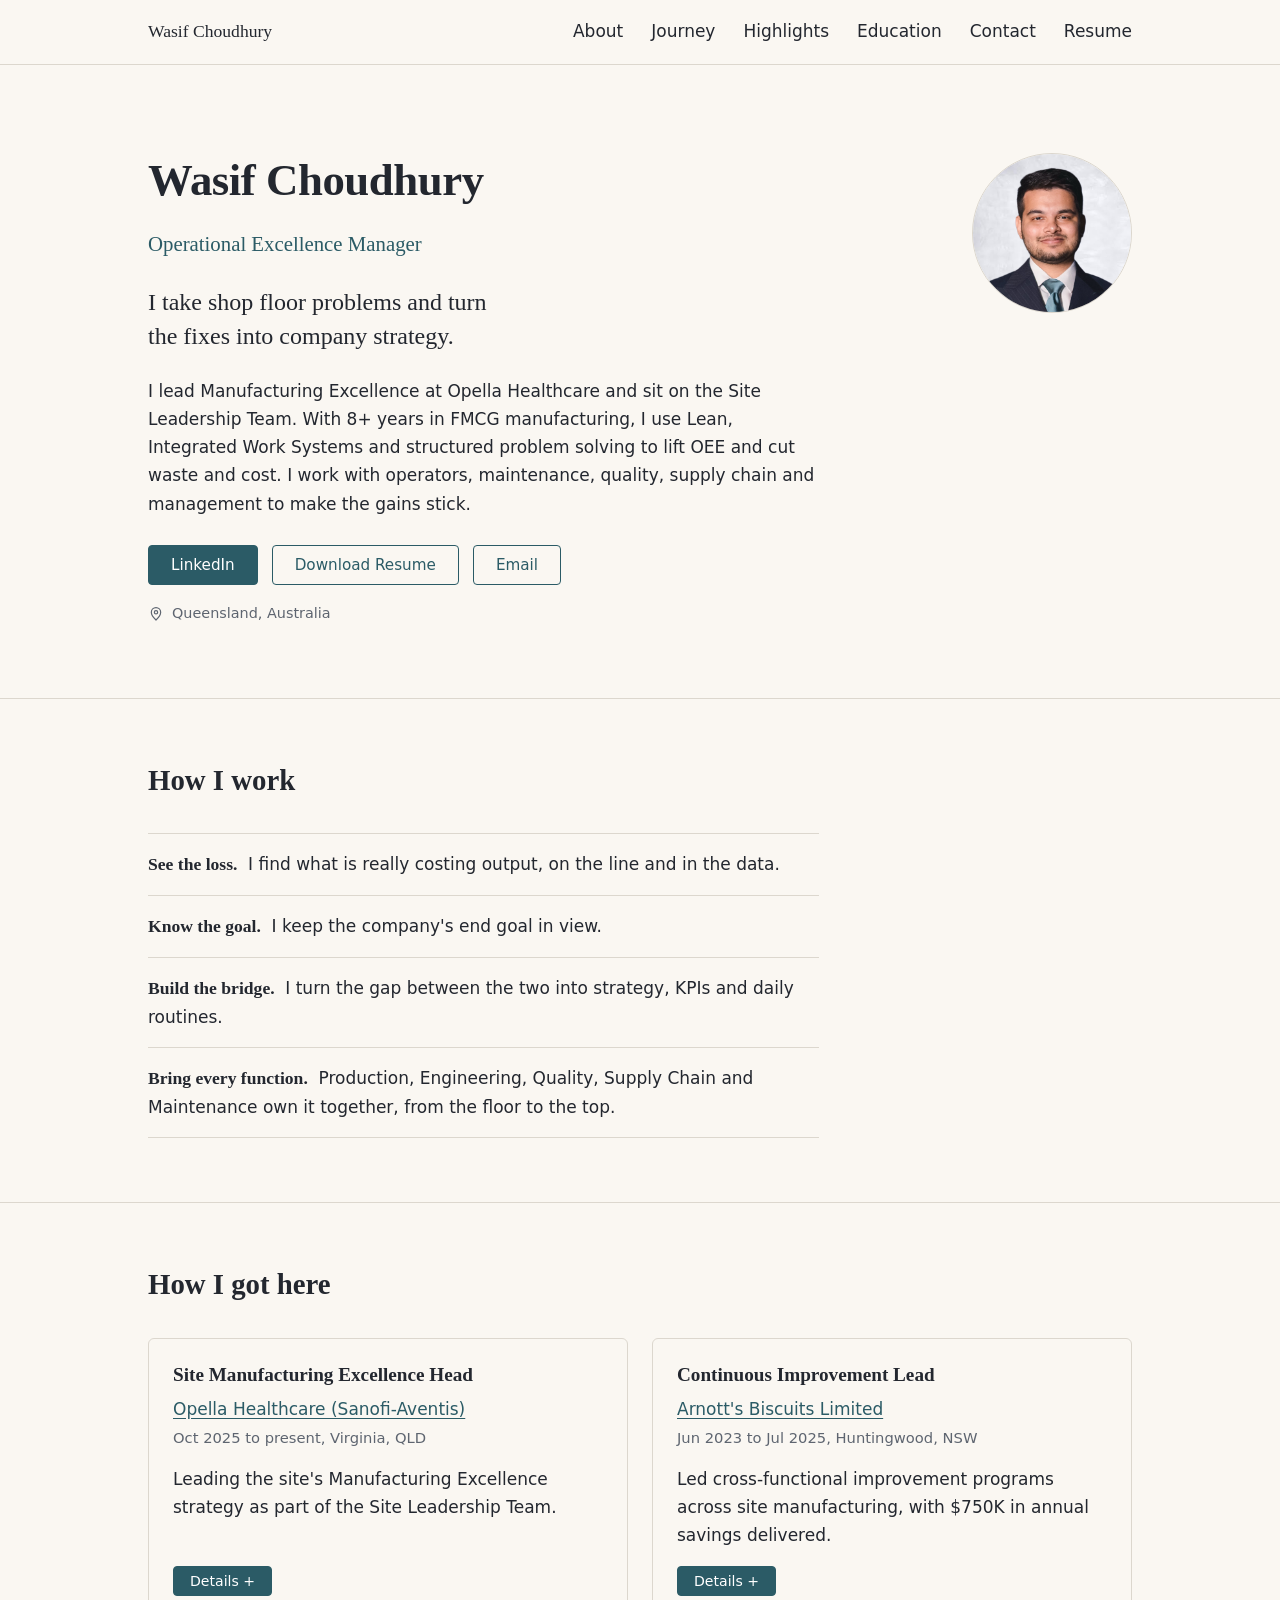
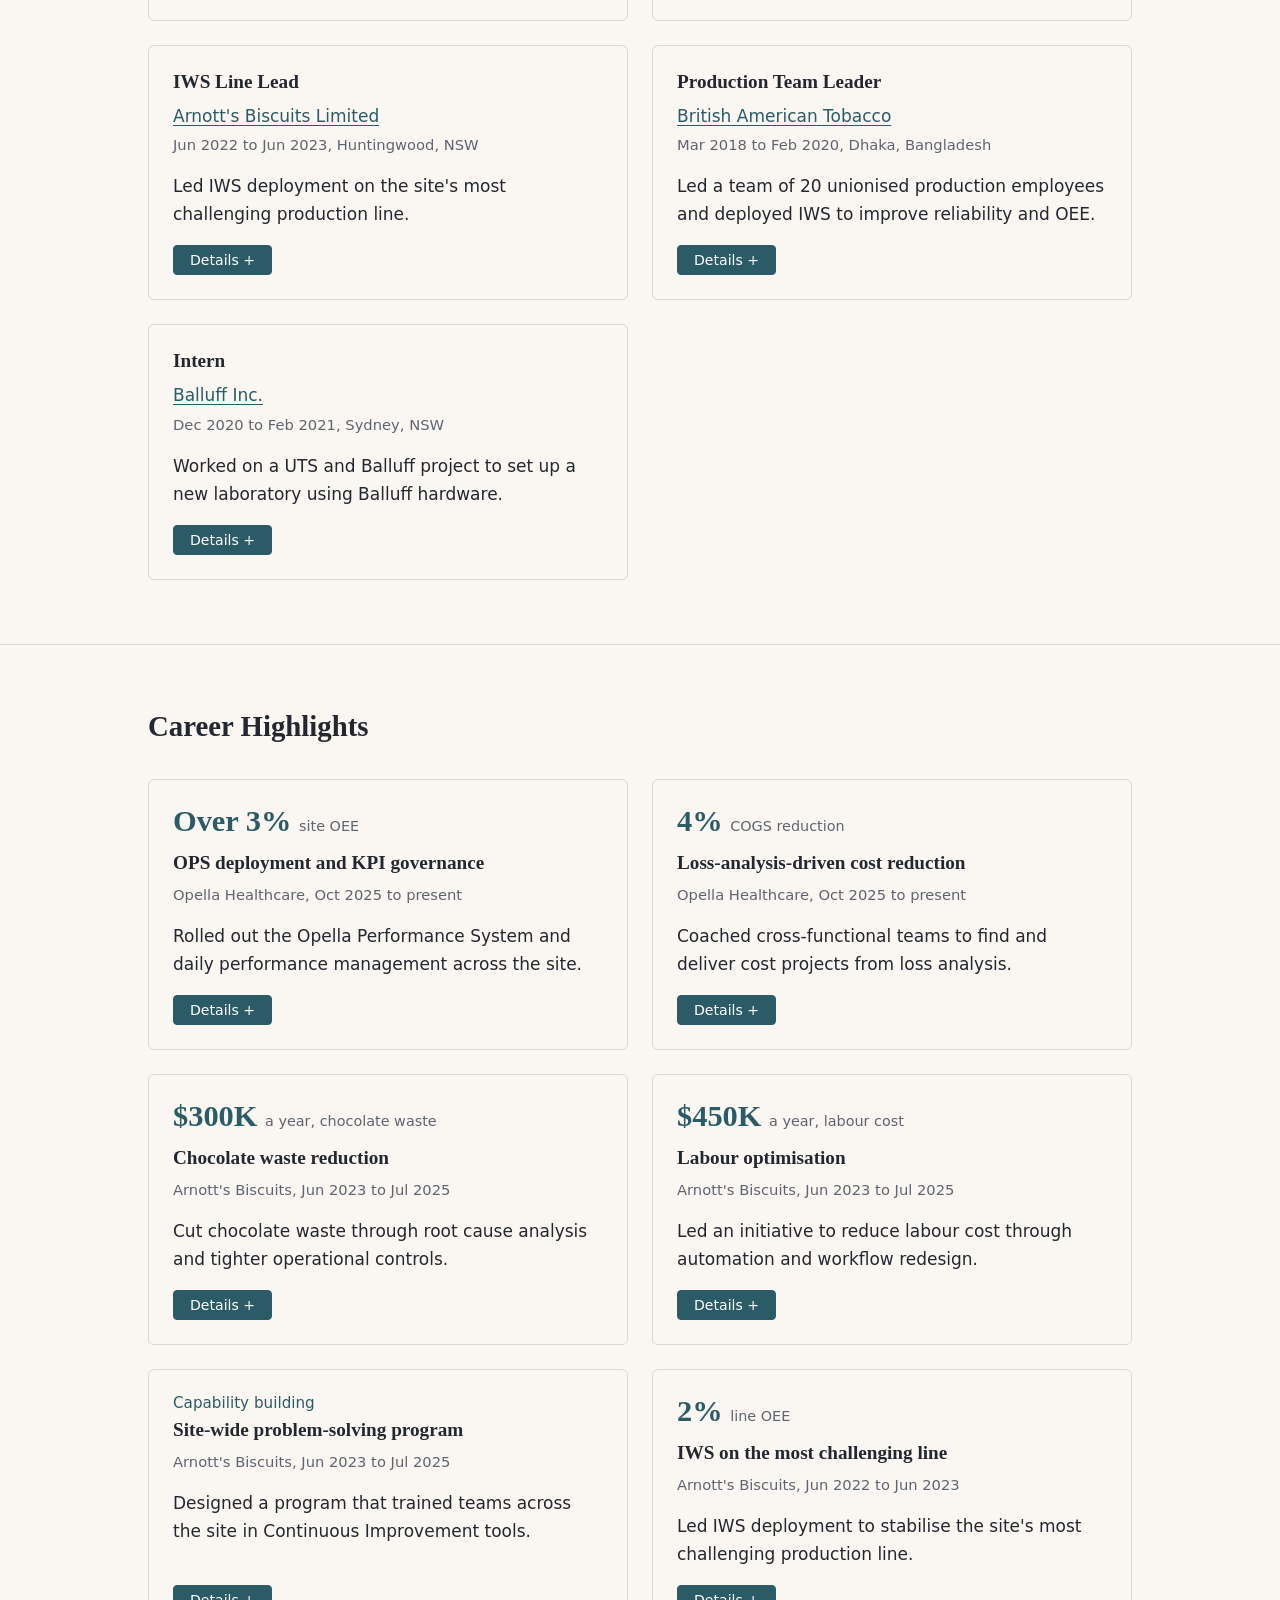
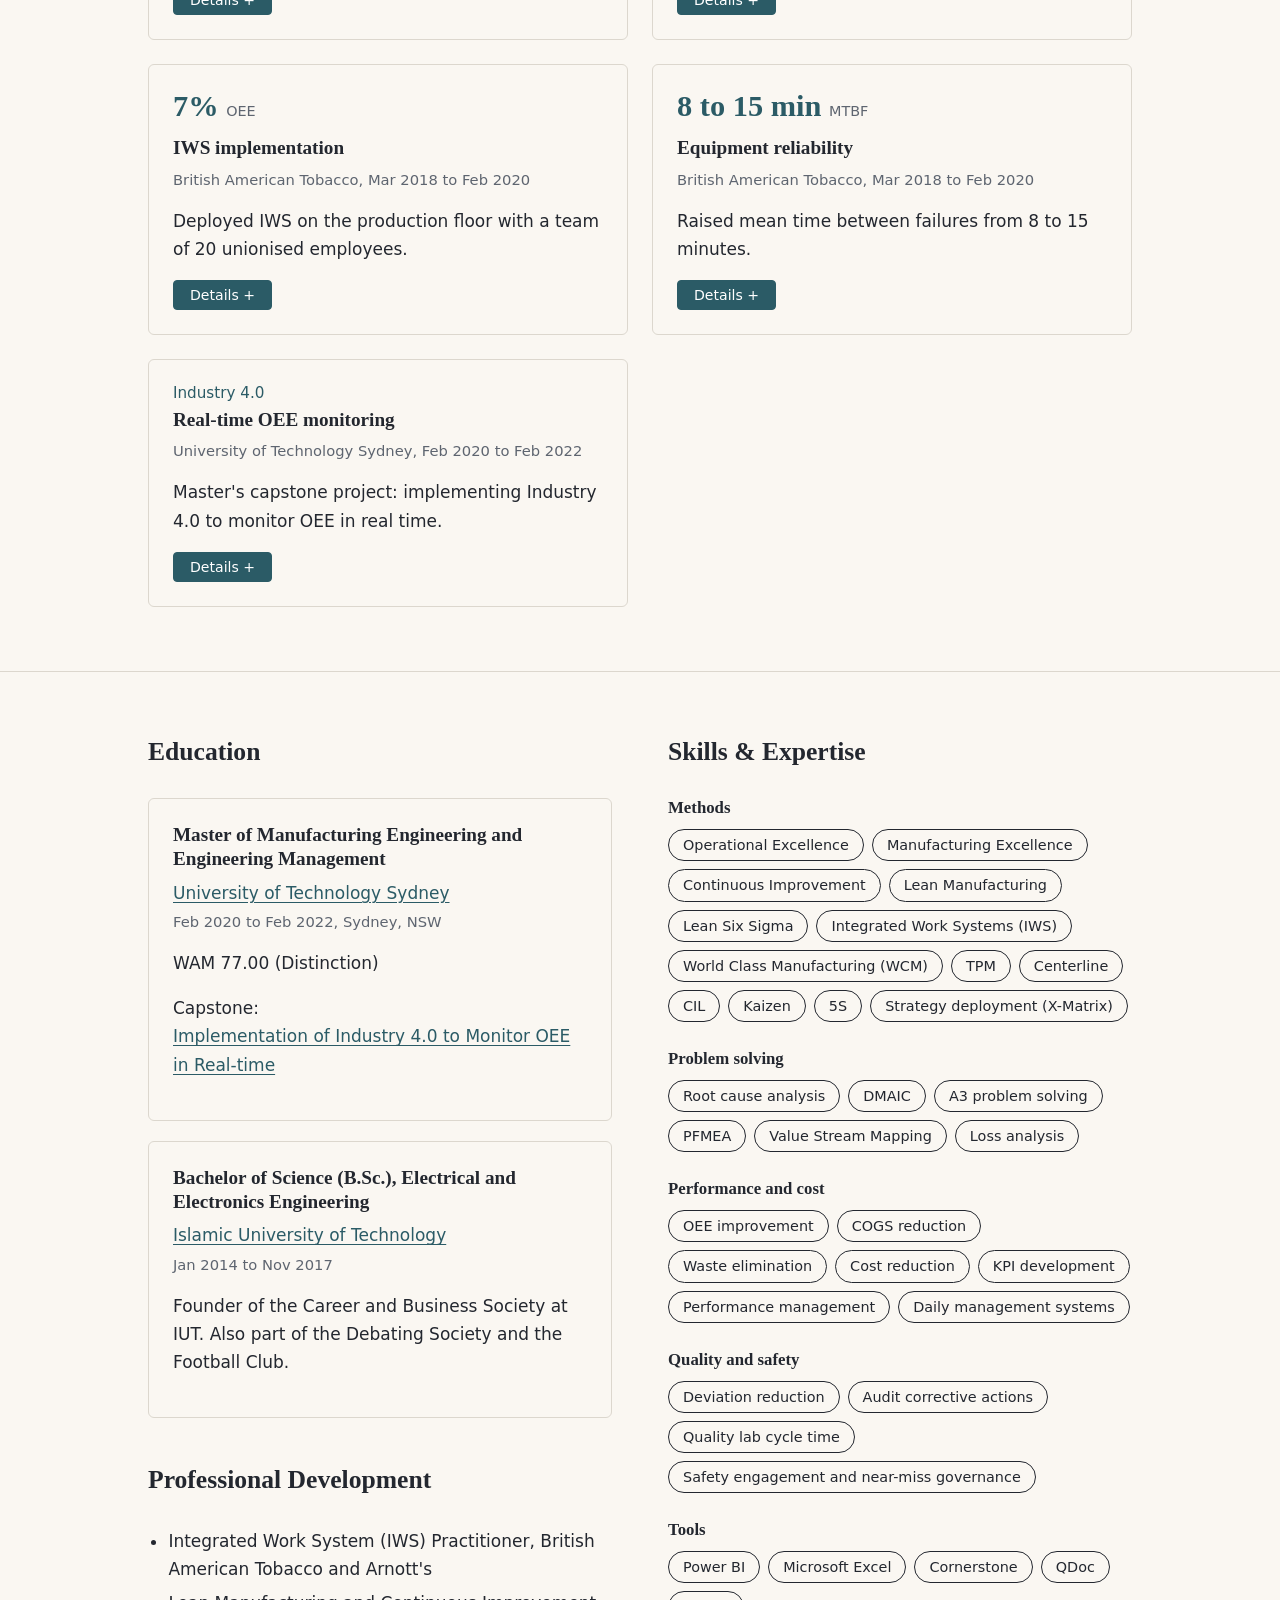
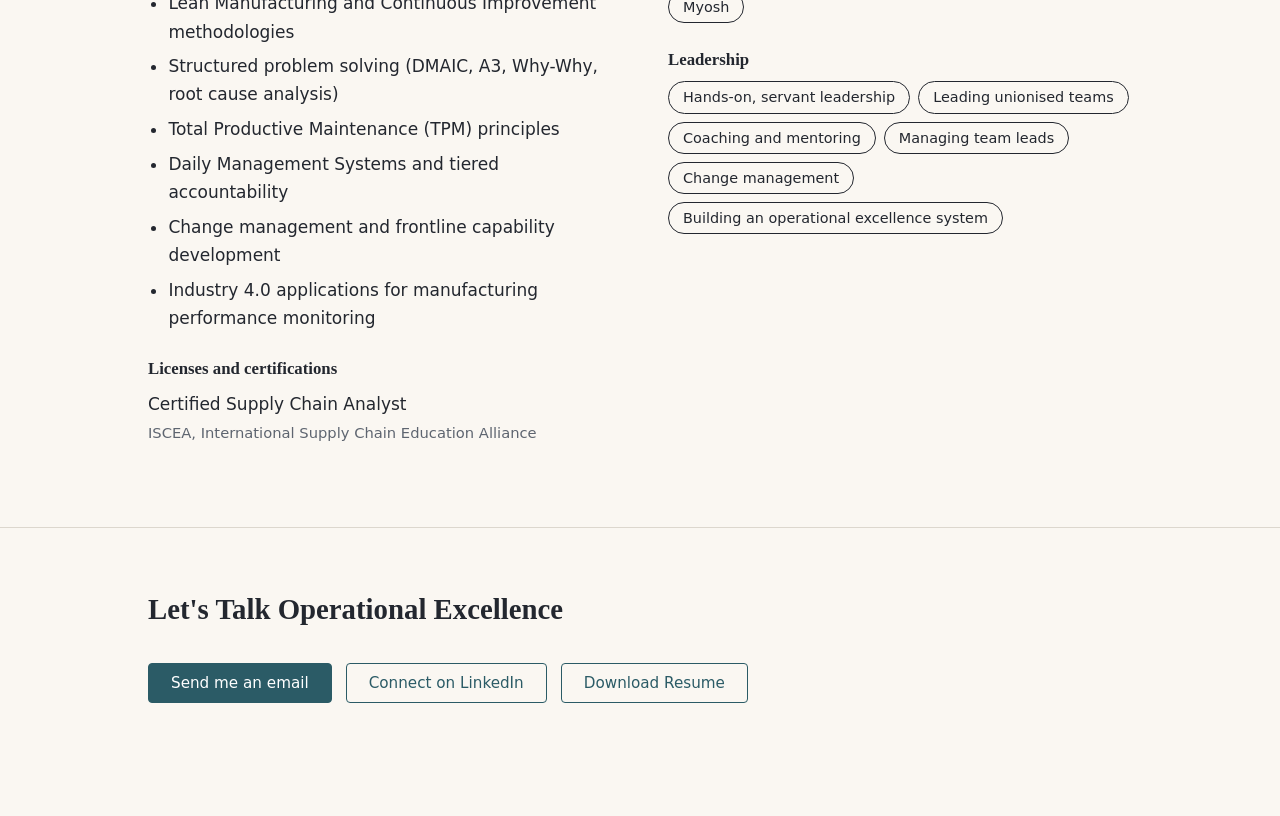
<file: index.html>
<!DOCTYPE html>
<html lang="en-AU">
<head>
<meta charset="utf-8">
<meta name="viewport" content="width=device-width, initial-scale=1">
<title>Wasif Choudhury | Operational Excellence Manager</title>
<meta name="description" content="Wasif Choudhury, Operational Excellence Manager in Queensland, Australia.">
<link rel="stylesheet" href="style.css">
</head>
<body>
<a class="skip" href="#main">Skip to content</a>
<!-- NAVIGATION: same bar on every page. To add a link, copy one line and change the href and the text. -->
<header class="nav">
  <div class="wrap navbar">
    <a class="brand" href="index.html#about">Wasif Choudhury</a>
    <button class="menu-btn" id="menuBtn" aria-expanded="false" aria-controls="navLinks">Menu</button>
    <nav id="navLinks" aria-label="Main">
      <a href="index.html#about">About</a>
      <a href="index.html#journey">Journey</a>
      <a href="index.html#highlights">Highlights</a>
      <a href="index.html#education">Education</a>
      <a href="index.html#contact">Contact</a>
      <a href="resume.html">Resume</a>
    </nav>
  </div>
</header>
<main id="main">

<!-- ABOUT: name, title, punch line, summary, buttons, location and photo. -->
<section id="about" class="hero">
  <div class="wrap hero-grid">
    <div>
      <h1>Wasif Choudhury</h1>
      <p class="title">Operational Excellence Manager</p>
      <p class="statement">I take shop floor problems and turn the fixes into company strategy.</p>
      <p>I lead Manufacturing Excellence at Opella Healthcare and sit on the Site Leadership Team. With 8+ years in FMCG manufacturing, I use Lean, Integrated Work Systems and structured problem solving to lift OEE and cut waste and cost. I work with operators, maintenance, quality, supply chain and management to make the gains stick.</p>
      <p class="actions">
        <a class="btn" href="https://www.linkedin.com/in/wasif-choudhury/" target="_blank" rel="noopener">LinkedIn</a>
        <a class="btn ghost" href="documents/CV.pdf" download="Wasif-Choudhury-CV.pdf">Download Resume</a>
        <a class="btn ghost" href="mailto:wasif019@gmail.com">Email</a>
      </p>
      <p class="loc"><svg class="pin" viewBox="0 0 24 24" width="16" height="16" fill="none" stroke="currentColor" stroke-width="1.8" stroke-linecap="round" stroke-linejoin="round" aria-hidden="true"><path d="M12 21s-7-6.2-7-11.5A7 7 0 0 1 19 9.5C19 14.8 12 21 12 21z"/><circle cx="12" cy="9.5" r="2.5"/></svg><span>Queensland, Australia</span></p>
    </div>
    <!-- PHOTO: replace assets/images/profile.jpg with your own square photo (about 600 x 600 px). Keep the file name. -->
    <img class="photo" src="assets/images/profile.jpg" alt="Photo of Wasif Choudhury" width="160" height="160">
  </div>
</section>

<!-- HOW I WORK: four short points. -->
<section id="how" class="block">
  <div class="wrap">
    <h2>How I work</h2>
    <div class="how">
      <p><strong>See the loss.</strong> I find what is really costing output, on the line and in the data.</p>
      <p><strong>Know the goal.</strong> I keep the company&#x27;s end goal in view.</p>
      <p><strong>Build the bridge.</strong> I turn the gap between the two into strategy, KPIs and daily routines.</p>
      <p><strong>Bring every function.</strong> Production, Engineering, Quality, Supply Chain and Maintenance own it together, from the floor to the top.</p>
    </div>
  </div>
</section>

<!-- HOW I GOT HERE (experience): one card per role. "Details +" opens the popup with the matching id further down. -->
<section id="journey" class="block">
  <div class="wrap">
    <h2>How I got here</h2>
    <div class="grid">
    <article class="card">
      <h3>Site Manufacturing Excellence Head</h3>
      <p class="org"><a href="https://www.opella.com/" target="_blank" rel="noopener">Opella Healthcare (Sanofi-Aventis)</a></p>
      <p class="meta">Oct 2025 to present, Virginia, QLD</p>
      <p>Leading the site&#x27;s Manufacturing Excellence strategy as part of the Site Leadership Team.</p>
      <button class="btn small" data-open="job-opella">Details +</button>
    </article>
    <article class="card">
      <h3>Continuous Improvement Lead</h3>
      <p class="org"><a href="https://www.arnotts.com/" target="_blank" rel="noopener">Arnott&#x27;s Biscuits Limited</a></p>
      <p class="meta">Jun 2023 to Jul 2025, Huntingwood, NSW</p>
      <p>Led cross-functional improvement programs across site manufacturing, with $750K in annual savings delivered.</p>
      <button class="btn small" data-open="job-arnotts-ci">Details +</button>
    </article>
    <article class="card">
      <h3>IWS Line Lead</h3>
      <p class="org"><a href="https://www.arnotts.com/" target="_blank" rel="noopener">Arnott&#x27;s Biscuits Limited</a></p>
      <p class="meta">Jun 2022 to Jun 2023, Huntingwood, NSW</p>
      <p>Led IWS deployment on the site&#x27;s most challenging production line.</p>
      <button class="btn small" data-open="job-arnotts-iws">Details +</button>
    </article>
    <article class="card">
      <h3>Production Team Leader</h3>
      <p class="org"><a href="https://www.batbangladesh.com/" target="_blank" rel="noopener">British American Tobacco</a></p>
      <p class="meta">Mar 2018 to Feb 2020, Dhaka, Bangladesh</p>
      <p>Led a team of 20 unionised production employees and deployed IWS to improve reliability and OEE.</p>
      <button class="btn small" data-open="job-bat">Details +</button>
    </article>
    <article class="card">
      <h3>Intern</h3>
      <p class="org"><a href="https://www.balluff.com/en-au/" target="_blank" rel="noopener">Balluff Inc.</a></p>
      <p class="meta">Dec 2020 to Feb 2021, Sydney, NSW</p>
      <p>Worked on a UTS and Balluff project to set up a new laboratory using Balluff hardware.</p>
      <button class="btn small" data-open="job-balluff">Details +</button>
    </article>
    </div>
  </div>
</section>

<!-- CAREER HIGHLIGHTS (projects): same card and popup pattern. -->
<section id="highlights" class="block">
  <div class="wrap">
    <h2>Career Highlights</h2>
    <div class="grid">
    <article class="card">
      <p class="fig">Over 3% <span>site OEE</span></p>
      <h3>OPS deployment and KPI governance</h3>
      <p class="meta">Opella Healthcare, Oct 2025 to present</p>
      <p>Rolled out the Opella Performance System and daily performance management across the site.</p>
      <button class="btn small" data-open="proj-opella-ops">Details +</button>
    </article>
    <article class="card">
      <p class="fig">4% <span>COGS reduction</span></p>
      <h3>Loss-analysis-driven cost reduction</h3>
      <p class="meta">Opella Healthcare, Oct 2025 to present</p>
      <p>Coached cross-functional teams to find and deliver cost projects from loss analysis.</p>
      <button class="btn small" data-open="proj-opella-cogs">Details +</button>
    </article>
    <article class="card">
      <p class="fig">$300K <span>a year, chocolate waste</span></p>
      <h3>Chocolate waste reduction</h3>
      <p class="meta">Arnott&#x27;s Biscuits, Jun 2023 to Jul 2025</p>
      <p>Cut chocolate waste through root cause analysis and tighter operational controls.</p>
      <button class="btn small" data-open="proj-arnotts-choc">Details +</button>
    </article>
    <article class="card">
      <p class="fig">$450K <span>a year, labour cost</span></p>
      <h3>Labour optimisation</h3>
      <p class="meta">Arnott&#x27;s Biscuits, Jun 2023 to Jul 2025</p>
      <p>Led an initiative to reduce labour cost through automation and workflow redesign.</p>
      <button class="btn small" data-open="proj-arnotts-labour">Details +</button>
    </article>
    <article class="card">
      <p class="fig soft">Capability building</p>
      <h3>Site-wide problem-solving program</h3>
      <p class="meta">Arnott&#x27;s Biscuits, Jun 2023 to Jul 2025</p>
      <p>Designed a program that trained teams across the site in Continuous Improvement tools.</p>
      <button class="btn small" data-open="proj-arnotts-ps">Details +</button>
    </article>
    <article class="card">
      <p class="fig">2% <span>line OEE</span></p>
      <h3>IWS on the most challenging line</h3>
      <p class="meta">Arnott&#x27;s Biscuits, Jun 2022 to Jun 2023</p>
      <p>Led IWS deployment to stabilise the site&#x27;s most challenging production line.</p>
      <button class="btn small" data-open="proj-arnotts-iws">Details +</button>
    </article>
    <article class="card">
      <p class="fig">7% <span>OEE</span></p>
      <h3>IWS implementation</h3>
      <p class="meta">British American Tobacco, Mar 2018 to Feb 2020</p>
      <p>Deployed IWS on the production floor with a team of 20 unionised employees.</p>
      <button class="btn small" data-open="proj-bat-iws">Details +</button>
    </article>
    <article class="card">
      <p class="fig">8 to 15 min <span>MTBF</span></p>
      <h3>Equipment reliability</h3>
      <p class="meta">British American Tobacco, Mar 2018 to Feb 2020</p>
      <p>Raised mean time between failures from 8 to 15 minutes.</p>
      <button class="btn small" data-open="proj-bat-mtbf">Details +</button>
    </article>
    <article class="card">
      <p class="fig soft">Industry 4.0</p>
      <h3>Real-time OEE monitoring</h3>
      <p class="meta">University of Technology Sydney, Feb 2020 to Feb 2022</p>
      <p>Master&#x27;s capstone project: implementing Industry 4.0 to monitor OEE in real time.</p>
      <button class="btn small" data-open="proj-uts-capstone">Details +</button>
    </article>
    </div>
  </div>
</section>

<!-- EDUCATION (left) and SKILLS (right). On phones they stack. -->
<section id="education" class="block">
  <div class="wrap split">
    <div>
      <h2>Education</h2>
      <article class="card plain">
        <h3>Master of Manufacturing Engineering and Engineering Management</h3>
        <p class="org"><a href="https://www.uts.edu.au/" target="_blank" rel="noopener">University of Technology Sydney</a></p>
        <p class="meta">Feb 2020 to Feb 2022, Sydney, NSW</p>
        <p>WAM 77.00 (Distinction)</p>
        <p>Capstone: <button class="textlink" data-open="proj-uts-capstone">Implementation of Industry 4.0 to Monitor OEE in Real-time</button></p>
      </article>
      <article class="card plain">
        <h3>Bachelor of Science (B.Sc.), Electrical and Electronics Engineering</h3>
        <p class="org"><a href="https://www.iutoic-dhaka.edu/" target="_blank" rel="noopener">Islamic University of Technology</a></p>
        <p class="meta">Jan 2014 to Nov 2017</p>
        <p>Founder of the Career and Business Society at IUT. Also part of the Debating Society and the Football Club.</p>
      </article>
      <h2 class="sub">Professional Development</h2>
      <ul class="plainlist">
        <li>Integrated Work System (IWS) Practitioner, British American Tobacco and Arnott&#x27;s</li>
        <li>Lean Manufacturing and Continuous Improvement methodologies</li>
        <li>Structured problem solving (DMAIC, A3, Why-Why, root cause analysis)</li>
        <li>Total Productive Maintenance (TPM) principles</li>
        <li>Daily Management Systems and tiered accountability</li>
        <li>Change management and frontline capability development</li>
        <li>Industry 4.0 applications for manufacturing performance monitoring</li>
      </ul>
      <h3 class="sub3">Licenses and certifications</h3>
      <p>Certified Supply Chain Analyst<br><span class="meta">ISCEA, International Supply Chain Education Alliance</span></p>
    </div>
    <div>
      <h2>Skills &amp; Expertise</h2>
      <h3 class="sub3">Methods</h3>
      <ul class="chips"><li>Operational Excellence</li><li>Manufacturing Excellence</li><li>Continuous Improvement</li><li>Lean Manufacturing</li><li>Lean Six Sigma</li><li>Integrated Work Systems (IWS)</li><li>World Class Manufacturing (WCM)</li><li>TPM</li><li>Centerline</li><li>CIL</li><li>Kaizen</li><li>5S</li><li>Strategy deployment (X-Matrix)</li></ul>
      <h3 class="sub3">Problem solving</h3>
      <ul class="chips"><li>Root cause analysis</li><li>DMAIC</li><li>A3 problem solving</li><li>PFMEA</li><li>Value Stream Mapping</li><li>Loss analysis</li></ul>
      <h3 class="sub3">Performance and cost</h3>
      <ul class="chips"><li>OEE improvement</li><li>COGS reduction</li><li>Waste elimination</li><li>Cost reduction</li><li>KPI development</li><li>Performance management</li><li>Daily management systems</li></ul>
      <h3 class="sub3">Quality and safety</h3>
      <ul class="chips"><li>Deviation reduction</li><li>Audit corrective actions</li><li>Quality lab cycle time</li><li>Safety engagement and near-miss governance</li></ul>
      <h3 class="sub3">Tools</h3>
      <ul class="chips"><li>Power BI</li><li>Microsoft Excel</li><li>Cornerstone</li><li>QDoc</li><li>Myosh</li></ul>
      <h3 class="sub3">Leadership</h3>
      <ul class="chips"><li>Hands-on, servant leadership</li><li>Leading unionised teams</li><li>Coaching and mentoring</li><li>Managing team leads</li><li>Change management</li><li>Building an operational excellence system</li></ul>
    </div>
  </div>
</section>

<!-- CLOSING: heading and three buttons. -->
<section id="contact" class="block last">
  <div class="wrap">
    <h2>Let's Talk Operational Excellence</h2>
    <p class="actions">
      <a class="btn" href="mailto:wasif019@gmail.com">Send me an email</a>
      <a class="btn ghost" href="https://www.linkedin.com/in/wasif-choudhury/" target="_blank" rel="noopener">Connect on LinkedIn</a>
      <a class="btn ghost" href="documents/CV.pdf" download="Wasif-Choudhury-CV.pdf">Download Resume</a>
    </p>
  </div>
</section>
</main>

<!-- POPUPS: job popups first, then project popups. The id must match the data-open on the button. -->
<dialog id="job-opella" class="modal" aria-labelledby="job-opella-t">
  <button class="close" data-close>Close</button>
  <h3 id="job-opella-t">Site Manufacturing Excellence Head</h3>
  <p class="org"><a href="https://www.opella.com/" target="_blank" rel="noopener">Opella Healthcare (Sanofi-Aventis)</a></p>
  <p class="meta">Oct 2025 to present, Virginia, QLD</p>
  <h4>What I did</h4><ul><li>Lead the site&#x27;s Manufacturing Excellence strategy, aligned with the global Opella Performance System (OPS).</li><li>Direct the deployment of OPS across manufacturing and packaging, including Lean principles, Daily Management Systems, standardised work and performance management.</li><li>Developing the site&#x27;s Operational Excellence Strategy to 2029, a multi-year roadmap covering capability, digital transformation and productivity.</li><li>Set up site-wide KPI governance so the Site Leadership Team can see OEE, losses, deviations and cycle time.</li><li>Work with Production, Engineering, Quality, Planning, Supply Chain and Maintenance leaders to prioritise and deliver productivity and cost projects.</li><li>Coach and mentor people at all levels in Lean, structured problem solving and Continuous Improvement, and manage the Manufacturing Excellence team.</li></ul>
  <h4>Results</h4><ul><li>Site OEE up by over 3%.</li><li>COGS down by 4%.</li></ul>
  <h4>Tools and methods</h4><p>Opella Performance System (OPS), Daily Management Systems, standardised work, loss analysis, KPI governance.</p>
  <h4>Related projects</h4><p class="links"><button class="textlink" data-open="proj-opella-ops">OPS deployment and KPI governance</button><button class="textlink" data-open="proj-opella-cogs">Loss-analysis-driven cost reduction</button></p>
</dialog>
<dialog id="job-arnotts-ci" class="modal" aria-labelledby="job-arnotts-ci-t">
  <button class="close" data-close>Close</button>
  <h3 id="job-arnotts-ci-t">Continuous Improvement Lead</h3>
  <p class="org"><a href="https://www.arnotts.com/" target="_blank" rel="noopener">Arnott&#x27;s Biscuits Limited</a></p>
  <p class="meta">Jun 2023 to Jul 2025, Huntingwood, NSW</p>
  <h4>What I did</h4><ul><li>Led cross-functional Continuous Improvement programs covering safety, quality, reliability, productivity and cost.</li><li>Used Lean Six Sigma methods, structured problem solving and loss analysis to find the main constraints and fix them.</li><li>Designed and deployed a site-wide problem-solving capability program.</li><li>Worked with Production, Engineering, Quality and Supply Chain on quarterly initiatives to cut waste, downtime and cost.</li><li>Facilitated Kaizen events and improvement workshops.</li></ul>
  <h4>Results</h4><ul><li>$300K annual savings from reducing chocolate waste.</li><li>$450K annual savings from a labour optimisation initiative.</li></ul>
  <h4>Tools and methods</h4><p>Lean Six Sigma, root cause analysis, Kaizen, loss analysis.</p>
  <h4>Related projects</h4><p class="links"><button class="textlink" data-open="proj-arnotts-choc">Chocolate waste reduction</button><button class="textlink" data-open="proj-arnotts-labour">Labour optimisation</button><button class="textlink" data-open="proj-arnotts-ps">Site-wide problem-solving program</button></p>
</dialog>
<dialog id="job-arnotts-iws" class="modal" aria-labelledby="job-arnotts-iws-t">
  <button class="close" data-close>Close</button>
  <h3 id="job-arnotts-iws-t">IWS Line Lead</h3>
  <p class="org"><a href="https://www.arnotts.com/" target="_blank" rel="noopener">Arnott&#x27;s Biscuits Limited</a></p>
  <p class="meta">Jun 2022 to Jun 2023, Huntingwood, NSW</p>
  <h4>What I did</h4><ul><li>Led the deployment of Integrated Work System (IWS) on the site&#x27;s most challenging production line.</li><li>Coached frontline teams through hands-on training in Centerline (CL), Cleaning &amp; Inspection Lubrication (CIL) and Defect Handling (DH).</li><li>Managed 24/7 line performance through structured loss analysis and targeted improvement actions.</li><li>Ran daily accountability routines and standard work, and worked with Operations, Engineering and Maintenance on chronic losses.</li></ul>
  <h4>Results</h4><ul><li>Line OEE up by 2%.</li><li>Total manufacturing waste down by 1%.</li></ul>
  <h4>Tools and methods</h4><p>IWS, Centerline, CIL, Defect Handling, loss analysis.</p>
  <h4>Related projects</h4><p class="links"><button class="textlink" data-open="proj-arnotts-iws">IWS on the most challenging line</button></p>
</dialog>
<dialog id="job-bat" class="modal" aria-labelledby="job-bat-t">
  <button class="close" data-close>Close</button>
  <h3 id="job-bat-t">Production Team Leader</h3>
  <p class="org"><a href="https://www.batbangladesh.com/" target="_blank" rel="noopener">British American Tobacco</a></p>
  <p class="meta">Mar 2018 to Feb 2020, Dhaka, Bangladesh</p>
  <h4>What I did</h4><ul><li>Led daily manufacturing operations and deployed IWS to improve equipment reliability, productivity and process discipline.</li><li>Managed and developed 20 unionised frontline employees, with individual development plans, quarterly performance discussions and annual reviews.</li><li>Worked with Engineering, Quality and Maintenance to address production losses.</li><li>Used loss analysis to find opportunities and ran corrective action reviews.</li></ul>
  <h4>Results</h4><ul><li>OEE up by 7% between Q2 2018 and Q4 2019.</li><li>MTBF raised from 8 minutes to 15 minutes.</li></ul>
  <h4>Tools and methods</h4><p>IWS, loss analysis, preventive maintenance routines.</p>
  <h4>Related projects</h4><p class="links"><button class="textlink" data-open="proj-bat-iws">IWS implementation</button><button class="textlink" data-open="proj-bat-mtbf">Equipment reliability</button></p>
</dialog>
<dialog id="job-balluff" class="modal" aria-labelledby="job-balluff-t">
  <button class="close" data-close>Close</button>
  <h3 id="job-balluff-t">Intern</h3>
  <p class="org"><a href="https://www.balluff.com/en-au/" target="_blank" rel="noopener">Balluff Inc.</a></p>
  <p class="meta">Dec 2020 to Feb 2021, Sydney, NSW</p>
  <h4>What I did</h4><ul><li>Carried out a UTS and Balluff collaborative project to set up a new laboratory at UTS using Balluff hardware.</li><li>Managed the inventory and created a full inventory list of the laboratory equipment and hardware.</li></ul>
</dialog>

<dialog id="proj-opella-ops" class="modal" aria-labelledby="proj-opella-ops-t">
  <button class="close" data-close>Close</button>
  <p class="cat">Manufacturing Excellence</p>
  <h3 id="proj-opella-ops-t">OPS deployment and KPI governance</h3>
  <p class="meta">Opella Healthcare, Oct 2025 to present</p>
  <h4>My role</h4><p>Direct the deployment of the Opella Performance System (OPS) across manufacturing and packaging, as Site Manufacturing Excellence Head.</p>
  <h4>What I did</h4><p>Embedded Lean principles, Daily Management Systems, standardised work and performance management. Set up site-wide KPI governance for the Site Leadership Team. Led cross-functional initiatives to remove chronic production losses and improve equipment reliability.</p>
  <h4>Result</h4><p>Site OEE improved by over 3%.</p>
  <h4>Tools and methods</h4><p>OPS, Daily Management Systems, standardised work.</p>
  <h4>Related role</h4><p class="links"><button class="textlink" data-open="job-opella">Site Manufacturing Excellence Head, Opella Healthcare (Sanofi-Aventis)</button></p>
</dialog>
<dialog id="proj-opella-cogs" class="modal" aria-labelledby="proj-opella-cogs-t">
  <button class="close" data-close>Close</button>
  <p class="cat">Cost reduction</p>
  <h3 id="proj-opella-cogs-t">Loss-analysis-driven cost reduction</h3>
  <p class="meta">Opella Healthcare, Oct 2025 to present</p>
  <h4>My role</h4><p>Coached cross-functional teams to identify and deliver improvement projects.</p>
  <h4>What I did</h4><p>Used loss analysis to guide which projects the teams picked and delivered.</p>
  <h4>Result</h4><p>COGS reduced by 4%, with sustained productivity gains and lower manufacturing cost.</p>
  <h4>Tools and methods</h4><p>Loss analysis.</p>
  <h4>Related role</h4><p class="links"><button class="textlink" data-open="job-opella">Site Manufacturing Excellence Head, Opella Healthcare (Sanofi-Aventis)</button></p>
</dialog>
<dialog id="proj-arnotts-choc" class="modal" aria-labelledby="proj-arnotts-choc-t">
  <button class="close" data-close>Close</button>
  <p class="cat">Waste reduction</p>
  <h3 id="proj-arnotts-choc-t">Chocolate waste reduction</h3>
  <p class="meta">Arnott&#x27;s Biscuits, Jun 2023 to Jul 2025</p>
  <h4>My role</h4><p>Delivered as Continuous Improvement Lead.</p>
  <h4>What I did</h4><p>Found the causes of chocolate waste through root cause analysis, then improved the process and operational controls.</p>
  <h4>Result</h4><p>$300K annual savings.</p>
  <h4>Tools and methods</h4><p>Root cause analysis, process optimisation.</p>
  <h4>Related role</h4><p class="links"><button class="textlink" data-open="job-arnotts-ci">Continuous Improvement Lead, Arnott&#x27;s Biscuits Limited</button></p>
</dialog>
<dialog id="proj-arnotts-labour" class="modal" aria-labelledby="proj-arnotts-labour-t">
  <button class="close" data-close>Close</button>
  <p class="cat">Cost reduction</p>
  <h3 id="proj-arnotts-labour-t">Labour optimisation</h3>
  <p class="meta">Arnott&#x27;s Biscuits, Jun 2023 to Jul 2025</p>
  <h4>My role</h4><p>Led the initiative as Continuous Improvement Lead.</p>
  <h4>What I did</h4><p>Used automation, workflow redesign and resource optimisation.</p>
  <h4>Result</h4><p>$450K annual cost savings.</p>
  <h4>Related role</h4><p class="links"><button class="textlink" data-open="job-arnotts-ci">Continuous Improvement Lead, Arnott&#x27;s Biscuits Limited</button></p>
</dialog>
<dialog id="proj-arnotts-ps" class="modal" aria-labelledby="proj-arnotts-ps-t">
  <button class="close" data-close>Close</button>
  <p class="cat">Capability building</p>
  <h3 id="proj-arnotts-ps-t">Site-wide problem-solving program</h3>
  <p class="meta">Arnott&#x27;s Biscuits, Jun 2023 to Jul 2025</p>
  <h4>My role</h4><p>Designed and deployed the program as Continuous Improvement Lead.</p>
  <h4>What I did</h4><p>Trained teams in Continuous Improvement tools and built a culture of ownership.</p>
  <h4>Related role</h4><p class="links"><button class="textlink" data-open="job-arnotts-ci">Continuous Improvement Lead, Arnott&#x27;s Biscuits Limited</button></p>
</dialog>
<dialog id="proj-arnotts-iws" class="modal" aria-labelledby="proj-arnotts-iws-t">
  <button class="close" data-close>Close</button>
  <p class="cat">IWS deployment</p>
  <h3 id="proj-arnotts-iws-t">IWS on the most challenging line</h3>
  <p class="meta">Arnott&#x27;s Biscuits, Jun 2022 to Jun 2023</p>
  <h4>My role</h4><p>Led the deployment as IWS Line Lead.</p>
  <h4>What I did</h4><p>Coached frontline teams with hands-on training in Centerline, Cleaning &amp; Inspection Lubrication and Defect Handling. Ran daily accountability routines and structured loss analysis, and worked with Operations, Engineering and Maintenance on chronic losses.</p>
  <h4>Result</h4><p>Line OEE up by 2% and total manufacturing waste down by 1%.</p>
  <h4>Tools and methods</h4><p>IWS, Centerline (CL), CIL, Defect Handling (DH), loss analysis.</p>
  <h4>Related role</h4><p class="links"><button class="textlink" data-open="job-arnotts-iws">IWS Line Lead, Arnott&#x27;s Biscuits Limited</button></p>
</dialog>
<dialog id="proj-bat-iws" class="modal" aria-labelledby="proj-bat-iws-t">
  <button class="close" data-close>Close</button>
  <p class="cat">IWS deployment</p>
  <h3 id="proj-bat-iws-t">IWS implementation</h3>
  <p class="meta">British American Tobacco, Mar 2018 to Feb 2020</p>
  <h4>My role</h4><p>Led daily manufacturing operations as Production Team Leader while deploying IWS.</p>
  <h4>What I did</h4><p>Worked on loss elimination and team capability, with Engineering, Quality and Maintenance.</p>
  <h4>Result</h4><p>OEE up by 7% between Q2 2018 and Q4 2019.</p>
  <h4>Tools and methods</h4><p>IWS, loss analysis.</p>
  <h4>Related role</h4><p class="links"><button class="textlink" data-open="job-bat">Production Team Leader, British American Tobacco</button></p>
</dialog>
<dialog id="proj-bat-mtbf" class="modal" aria-labelledby="proj-bat-mtbf-t">
  <button class="close" data-close>Close</button>
  <p class="cat">Reliability</p>
  <h3 id="proj-bat-mtbf-t">Equipment reliability</h3>
  <p class="meta">British American Tobacco, Mar 2018 to Feb 2020</p>
  <h4>My role</h4><p>Production Team Leader.</p>
  <h4>What I did</h4><p>Strengthened preventive maintenance routines, defect elimination and equipment reliability practices.</p>
  <h4>Result</h4><p>MTBF increased from 8 minutes to 15 minutes.</p>
  <h4>Related role</h4><p class="links"><button class="textlink" data-open="job-bat">Production Team Leader, British American Tobacco</button></p>
</dialog>
<dialog id="proj-uts-capstone" class="modal" aria-labelledby="proj-uts-capstone-t">
  <button class="close" data-close>Close</button>
  <p class="cat">Industry 4.0</p>
  <h3 id="proj-uts-capstone-t">Real-time OEE monitoring</h3>
  <p class="meta">University of Technology Sydney, Feb 2020 to Feb 2022</p>
  <h4>My role</h4><p>Capstone project for the Master of Manufacturing Engineering and Engineering Management.</p>
  <h4>Related study</h4><p class="links"><a class="textlink" href="#education" data-close>Master of Manufacturing Engineering and Engineering Management</a></p>
</dialog>

<script src="script.js"></script>
</body>
</html>
</file>
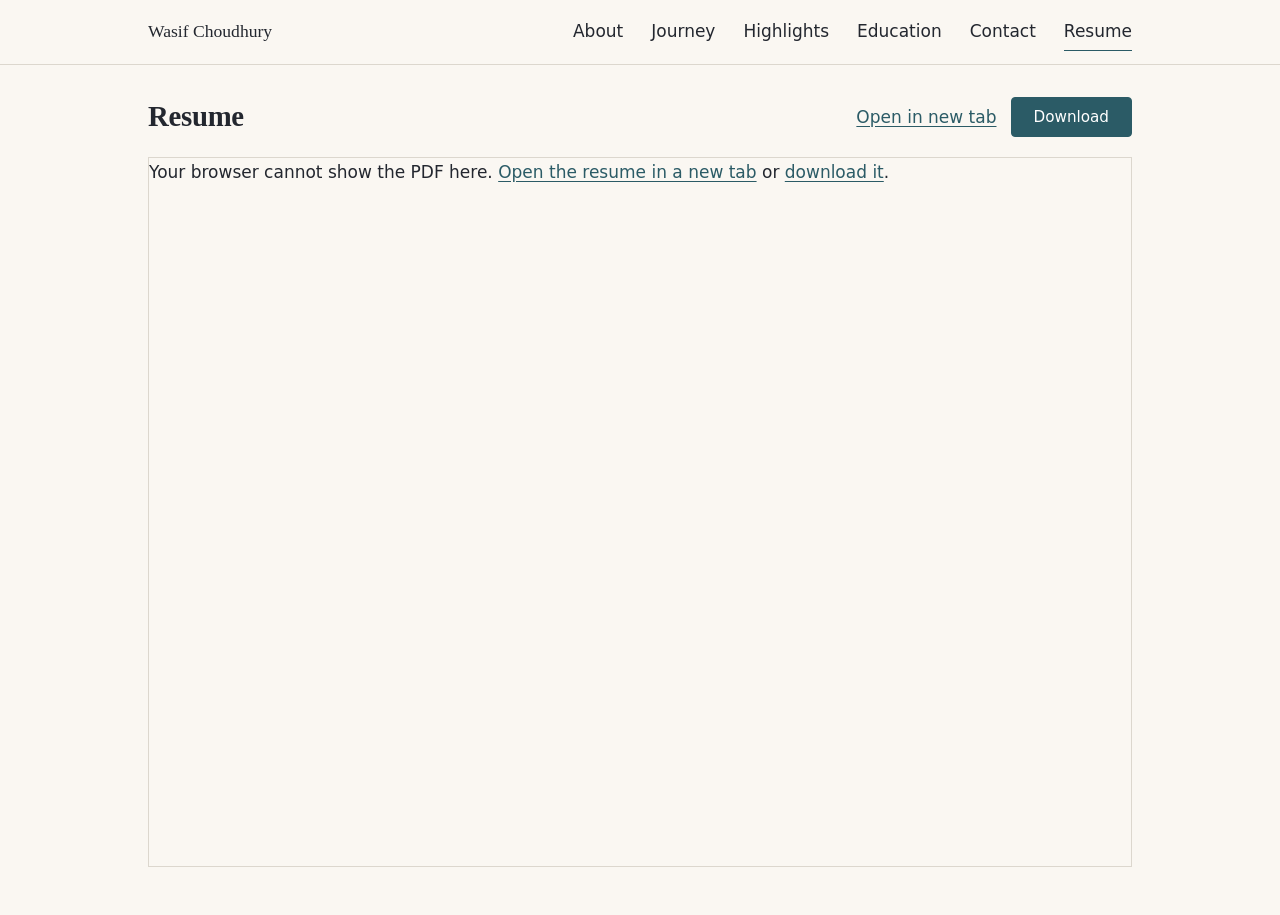
<file: resume.html>
<!DOCTYPE html>
<html lang="en-AU">
<head>
<meta charset="utf-8">
<meta name="viewport" content="width=device-width, initial-scale=1">
<title>Resume | Wasif Choudhury</title>
<meta name="description" content="Resume of Wasif Choudhury.">
<link rel="stylesheet" href="style.css">
</head>
<body>
<a class="skip" href="#main">Skip to content</a>
<header class="nav">
  <div class="wrap navbar">
    <a class="brand" href="index.html#about">Wasif Choudhury</a>
    <button class="menu-btn" id="menuBtn" aria-expanded="false" aria-controls="navLinks">Menu</button>
    <nav id="navLinks" aria-label="Main">
      <a href="index.html#about">About</a>
      <a href="index.html#journey">Journey</a>
      <a href="index.html#highlights">Highlights</a>
      <a href="index.html#education">Education</a>
      <a href="index.html#contact">Contact</a>
      <a href="resume.html" aria-current="page" class="active">Resume</a>
    </nav>
  </div>
</header>
<main id="main" class="wrap resume">
  <!-- Toolbar: Download button sits top right. -->
  <div class="toolbar">
    <h1>Resume</h1>
    <p class="actions">
      <a class="textlink" href="documents/CV.pdf" target="_blank" rel="noopener">Open in new tab</a>
      <a class="btn" href="documents/CV.pdf" download="Wasif-Choudhury-CV.pdf">Download</a>
    </p>
  </div>
  <!-- The PDF viewer. If the browser cannot show PDFs (often on phones), the text inside is shown instead. -->
  <object class="pdf" data="documents/CV.pdf" type="application/pdf">
    <p>Your browser cannot show the PDF here. <a href="documents/CV.pdf" target="_blank" rel="noopener">Open the resume in a new tab</a> or <a href="documents/CV.pdf" download="Wasif-Choudhury-CV.pdf">download it</a>.</p>
  </object>
</main>
<script src="script.js"></script>
</body>
</html>
</file>
<file: style.css>
/* ===== COLOURS AND FONTS: change these values to restyle the whole site ===== */
:root{
  --bg:#FAF7F2;        /* warm off-white background */
  --text:#23272F;      /* charcoal text */
  --muted:#5E6570;     /* secondary text */
  --line:#DCD7CE;      /* thin grey dividers */
  --accent:#2B5B66;    /* the one accent colour (deep teal) */
  --serif:Georgia,"Iowan Old Style","Palatino Linotype",serif;
  --sans:system-ui,-apple-system,"Segoe UI",Roboto,Helvetica,Arial,sans-serif;
}
*{box-sizing:border-box}
html{scroll-behavior:smooth;scroll-padding-top:72px}
body{margin:0;background:var(--bg);color:var(--text);font:17px/1.65 var(--sans)}
.wrap{max-width:1040px;margin:0 auto;padding:0 28px}
a{color:var(--accent);text-underline-offset:3px}
a:hover{color:#1d424a}
:focus-visible{outline:2px solid var(--accent);outline-offset:3px}
h1,h2,h3{font-family:var(--serif);font-weight:600;line-height:1.25;margin:0 0 .4em}
h1{font-size:2.8rem;letter-spacing:-.01em}
h2{font-size:1.8rem;margin-bottom:1.2em}
h3{font-size:1.2rem}
h4{font:600 .95rem var(--sans);margin:1.4em 0 .3em}
p{margin:0 0 1em}
.skip{position:absolute;left:-999px}.skip:focus{left:12px;top:8px;background:#fff;padding:6px 10px;z-index:30}

/* ===== NAVIGATION ===== */
.nav{position:sticky;top:0;z-index:20;background:var(--bg);border-bottom:1px solid var(--line)}
.navbar{display:flex;align-items:center;justify-content:space-between;height:64px}
.brand{font-family:var(--serif);font-size:1.1rem;color:var(--text);text-decoration:none;white-space:nowrap}
nav{display:flex;gap:28px}
nav a{color:var(--text);text-decoration:none;white-space:nowrap;padding:4px 0;border-bottom:1px solid transparent;transition:border-color .2s}
nav a:hover,nav a.active{border-bottom-color:var(--accent)}
.menu-btn{display:none;font:inherit;background:none;border:1px solid var(--line);border-radius:4px;padding:6px 14px;color:var(--text);cursor:pointer}

/* ===== ABOUT ===== */
.hero{padding:88px 0 72px}
.hero-grid{display:grid;grid-template-columns:1fr 160px;gap:56px;align-items:start}
.title{font-family:var(--serif);font-size:1.3rem;color:var(--accent);margin-bottom:1.2em}
.statement{font-family:var(--serif);font-size:1.5rem;line-height:1.4;max-width:30ch}
.hero p:not(.title):not(.statement):not(.actions){max-width:62ch}
.photo{width:160px;height:160px;border-radius:50%;object-fit:cover;border:1px solid var(--line)}
.actions{display:flex;gap:14px;flex-wrap:wrap;align-items:center;margin-top:1.6em}

/* ===== BUTTONS ===== */
.btn{display:inline-block;font:500 .95rem var(--sans);background:var(--accent);color:#fff;border:1px solid var(--accent);padding:10px 22px;border-radius:4px;text-decoration:none;cursor:pointer;transition:background .2s,color .2s}
.btn:hover{background:#1d424a;color:#fff}
.btn.ghost{background:transparent;color:var(--accent)}
.btn.ghost:hover{background:var(--accent);color:#fff}
.btn.small{padding:6px 16px;font-size:.88rem;margin-top:auto;align-self:flex-start}
.textlink{font:inherit;background:none;border:0;padding:0;color:var(--accent);text-decoration:underline;text-underline-offset:3px;cursor:pointer;text-align:left}
.textlink:hover{color:#1d424a}

/* ===== SECTIONS AND CARDS ===== */
.block{padding:64px 0;border-top:1px solid var(--line)}
.block.last{padding-bottom:96px}
.grid{display:grid;grid-template-columns:repeat(2,1fr);gap:24px}
.card{display:flex;flex-direction:column;border:1px solid var(--line);border-radius:6px;padding:24px;transition:border-color .2s,transform .2s}
.card:hover{border-color:var(--accent);transform:translateY(-2px)}
.org{margin-bottom:.2em}
.meta{color:var(--muted);font-size:.92rem}
.cat{color:var(--accent);font-size:.9rem;margin-bottom:.3em}
.edu{max-width:62ch}
.links{display:flex;flex-direction:column;gap:6px;align-items:flex-start}

/* ===== POPUPS ===== */
.modal{width:min(680px,92vw);max-height:86vh;overflow:auto;border:1px solid var(--line);border-radius:6px;background:var(--bg);color:var(--text);padding:32px 36px}
.modal::backdrop{background:rgba(35,39,47,.45)}
.modal ul{margin:0;padding-left:1.2em}
.modal li{margin-bottom:.4em}
.close{float:right;font:inherit;font-size:.9rem;background:none;border:1px solid var(--line);border-radius:4px;padding:4px 12px;cursor:pointer;color:var(--text)}
.close:hover{border-color:var(--accent)}

/* ===== RESUME PAGE ===== */
.resume{padding-top:32px;padding-bottom:48px}
.toolbar{display:flex;justify-content:space-between;align-items:center;gap:16px;flex-wrap:wrap}
.toolbar h1{font-size:1.8rem;margin:0}
.toolbar .actions{margin:0}
.pdf{display:block;width:100%;height:calc(100vh - 190px);min-height:520px;border:1px solid var(--line);margin-top:20px}

/* ===== TABLET AND MOBILE ===== */
@media (max-width:900px){
  nav{gap:18px}
}
@media (max-width:820px){
  .menu-btn{display:block}
  nav{display:none;position:absolute;top:64px;left:0;right:0;flex-direction:column;gap:0;background:var(--bg);border-bottom:1px solid var(--line);padding:8px 28px 14px}
  nav.open{display:flex}
  nav a{padding:12px 0;border-bottom:1px solid var(--line)}
  nav a:last-child{border-bottom:0}
  .hero{padding:56px 0 48px}
  .hero-grid{grid-template-columns:1fr;gap:28px}
  .photo{order:-1;width:120px;height:120px}
  h1{font-size:2.2rem}
  .grid{grid-template-columns:1fr}
  .modal{padding:24px 20px}
}
@media (prefers-reduced-motion:reduce){
  html{scroll-behavior:auto}
  *{transition:none!important}
}

/* ===== ADDED: hero extras, how I work, highlights, education and skills ===== */
.loc{display:flex;align-items:center;gap:8px;color:var(--muted);font-size:.9rem;margin:1.2em 0 0}
.pin{flex:none}
.how{max-width:62ch}
.how p{margin:0;padding:16px 0;border-top:1px solid var(--line)}
.how p:last-child{border-bottom:1px solid var(--line)}
.how strong{font-family:var(--serif);font-size:1.1rem;font-weight:600;margin-right:.3em}
.fig{font:600 1.9rem/1.15 var(--serif);color:var(--accent);margin:0 0 .4em}
.fig span{font:400 .9rem var(--sans);color:var(--muted)}
.fig.soft{font:400 .95rem var(--sans)}
.split{display:grid;grid-template-columns:1fr 1fr;gap:56px;align-items:start}
.split h2{font-size:1.6rem}
.split .card.plain{margin-bottom:20px}
.card.plain:hover{transform:none}
h2.sub{margin-top:1.8em}
.sub3{font-size:1.05rem;margin:1.6em 0 .6em}
.split h2+.sub3{margin-top:0}
.plainlist{margin:0 0 1em;padding-left:1.2em}
.plainlist li{margin-bottom:.4em}
.chips{list-style:none;margin:0;padding:0;display:flex;flex-wrap:wrap;gap:8px}
.chips li{border:1px solid var(--text);border-radius:999px;padding:5px 14px;font-size:.9rem;line-height:1.4}
@media (max-width:820px){
  .split{grid-template-columns:1fr;gap:40px}
}


/* ===== ADDED: laptop and phone tuning ===== */
html{-webkit-text-size-adjust:100%;scroll-padding-top:76px}
body{font-size:17px;overflow-wrap:break-word}
img{max-width:100%;height:auto}
.wrap{padding-left:max(clamp(18px,4vw,28px),env(safe-area-inset-left));padding-right:max(clamp(18px,4vw,28px),env(safe-area-inset-right))}
h1{font-size:clamp(2.1rem,5.5vw,2.8rem)}
h2{font-size:clamp(1.5rem,3.6vw,1.8rem)}
.statement{font-size:clamp(1.25rem,3.4vw,1.5rem)}
.fig{font-size:clamp(1.6rem,3.4vw,1.9rem)}
.close{position:sticky;top:0;display:block;margin:0 0 8px auto;background:var(--bg);z-index:2;min-height:36px}
body:has(dialog[open]){overflow:hidden}
.modal{max-height:calc(100dvh - 24px)}
@media (min-width:1400px){body{font-size:18px}.wrap{max-width:1120px}}
@media (min-width:641px) and (max-width:820px){.grid{grid-template-columns:repeat(2,1fr)}.card{padding:20px}}
@media (hover:none){.card:hover{transform:none}}
@media (max-width:820px){
  body{font-size:16px}
  .menu-btn{min-height:44px;min-width:76px}
  nav a{padding:15px 0}
  .block{padding:48px 0}
  .block.last{padding-bottom:72px}
  .btn{min-height:44px;display:inline-flex;align-items:center;justify-content:center}
  .btn.small{min-height:40px}
  .textlink{padding:.3em 0}
  .modal{width:calc(100vw - 24px);padding:20px 18px}
  .toolbar{align-items:flex-start}
  .pdf{height:calc(100dvh - 210px);min-height:420px}
}
@media (max-width:640px){
  .grid{grid-template-columns:1fr}
  .actions{gap:10px}
  .actions .btn{flex:1 1 calc(50% - 10px)}
  .hero{padding:40px 0 40px}
  .chips li{font-size:.86rem;padding:5px 12px}
  .toolbar .actions .btn{flex:0 0 auto}
}
@media (max-width:360px){.actions .btn{flex:1 1 100%}.brand{font-size:1rem}}
</file>
